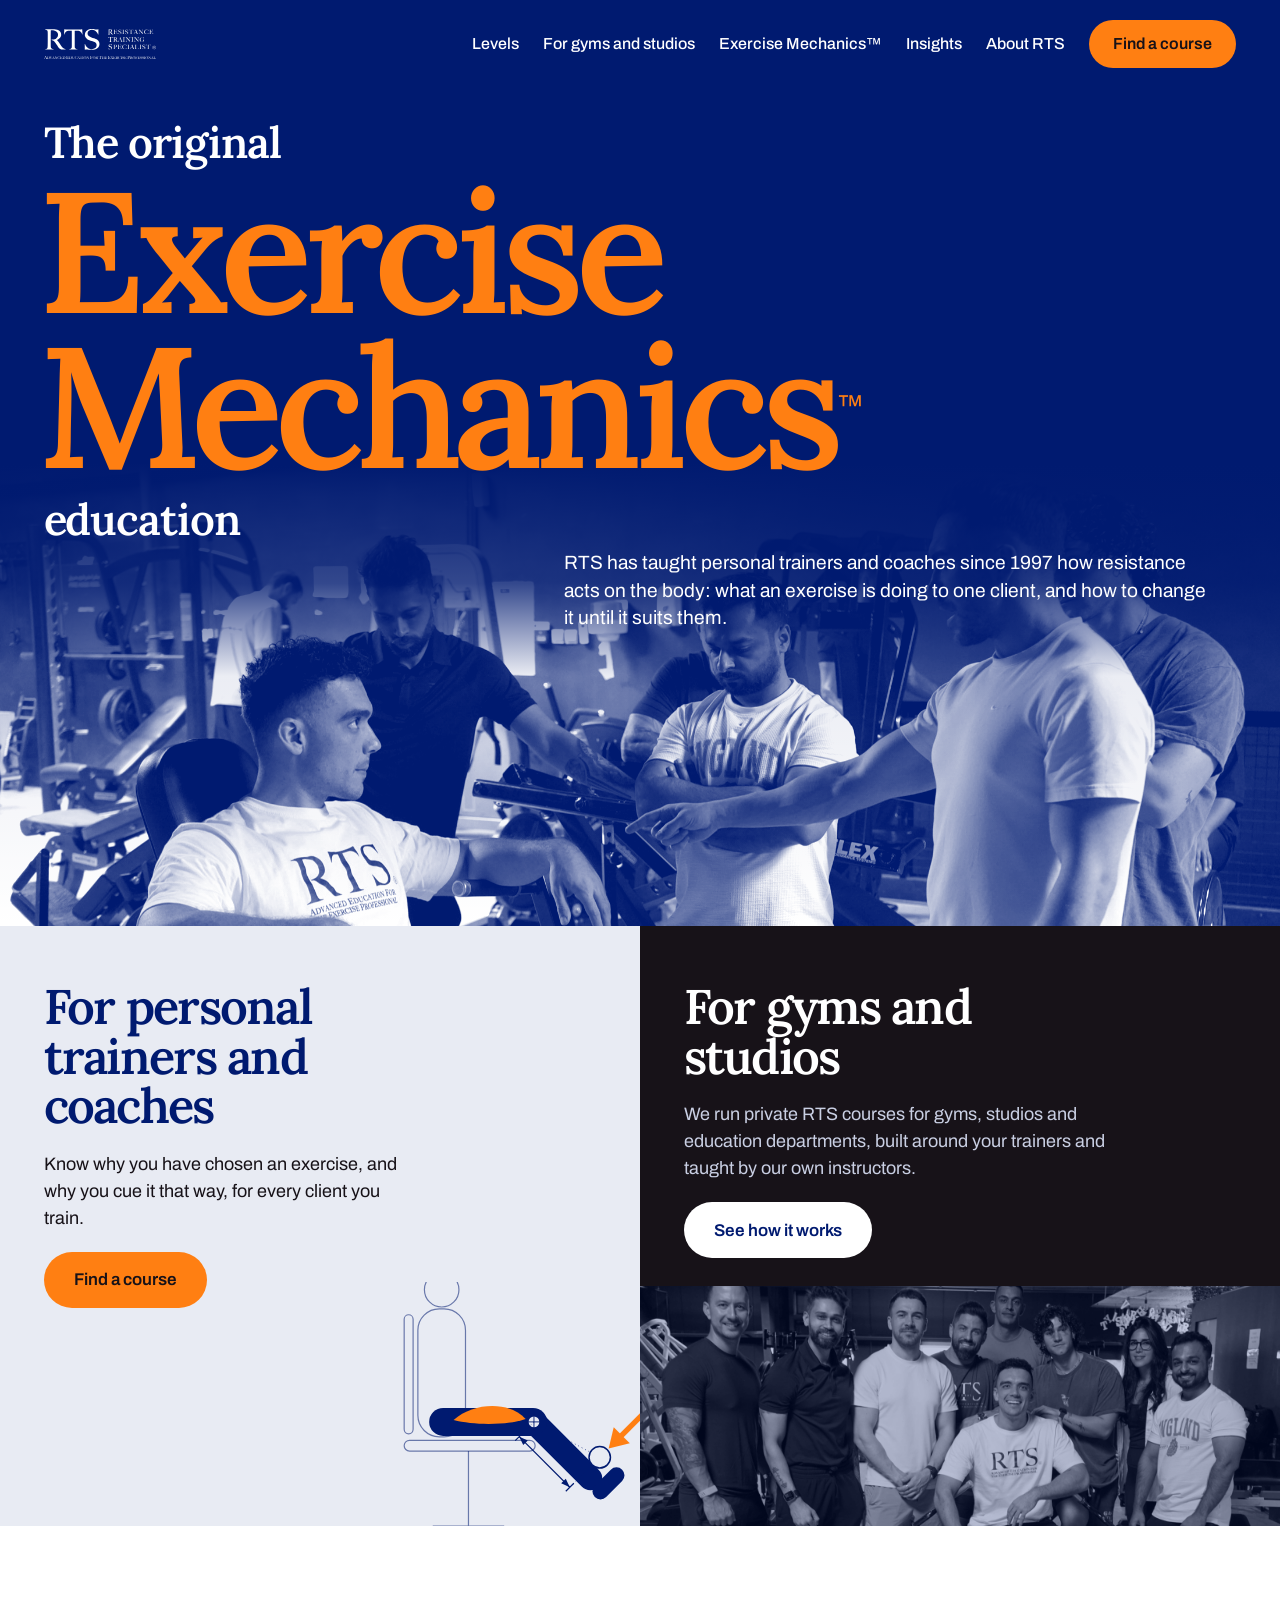
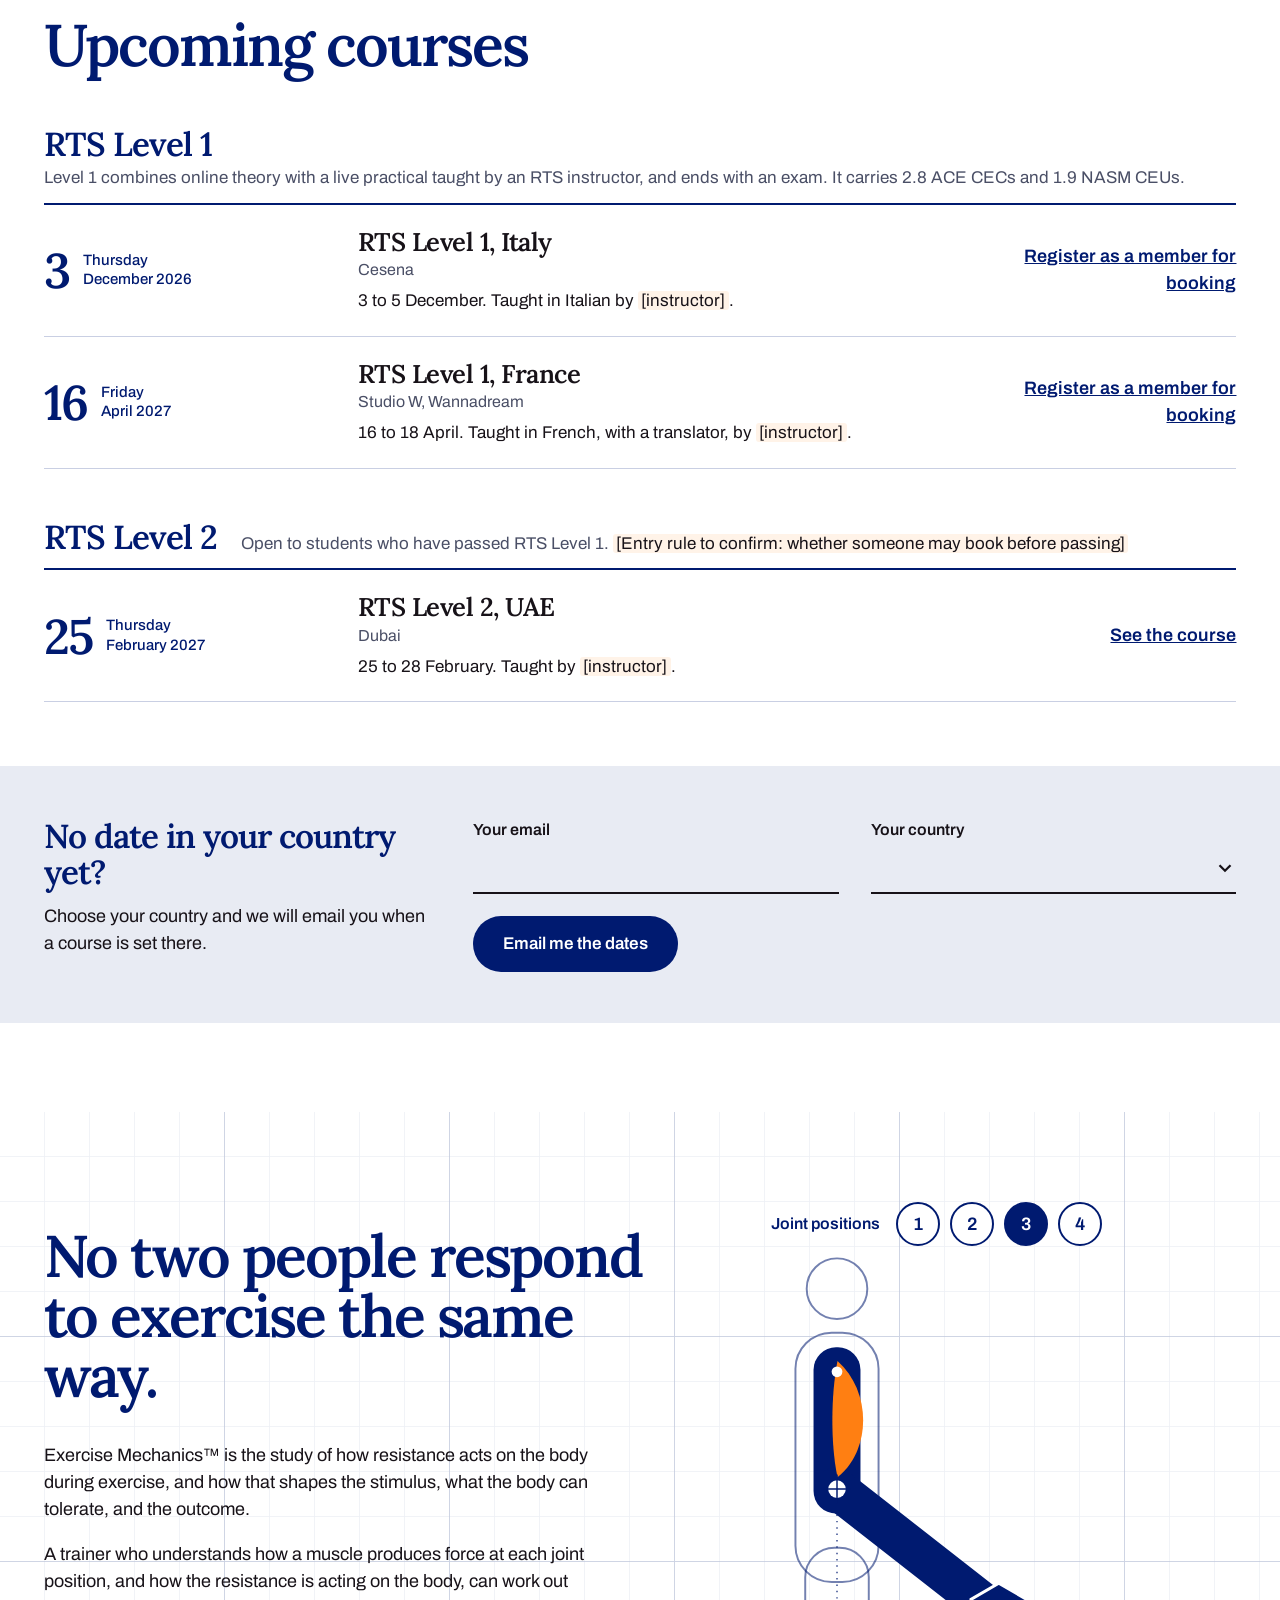
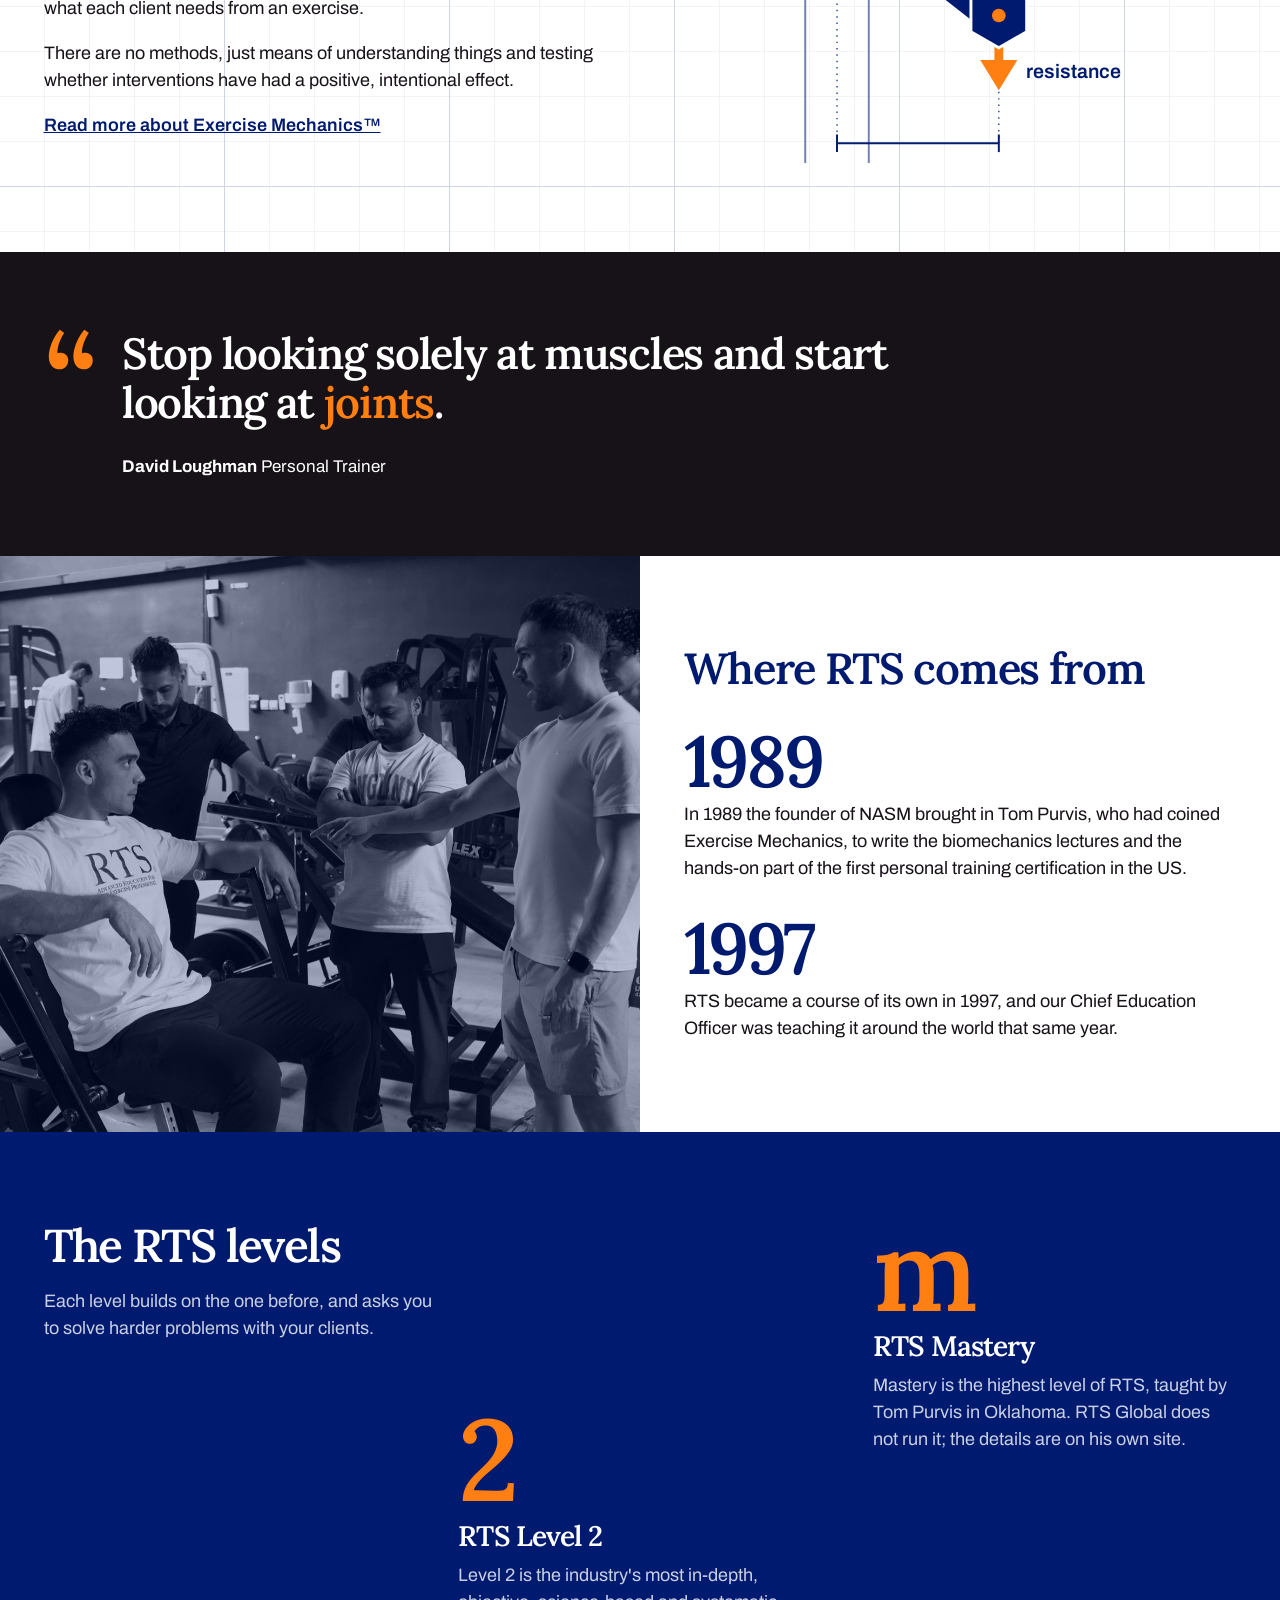
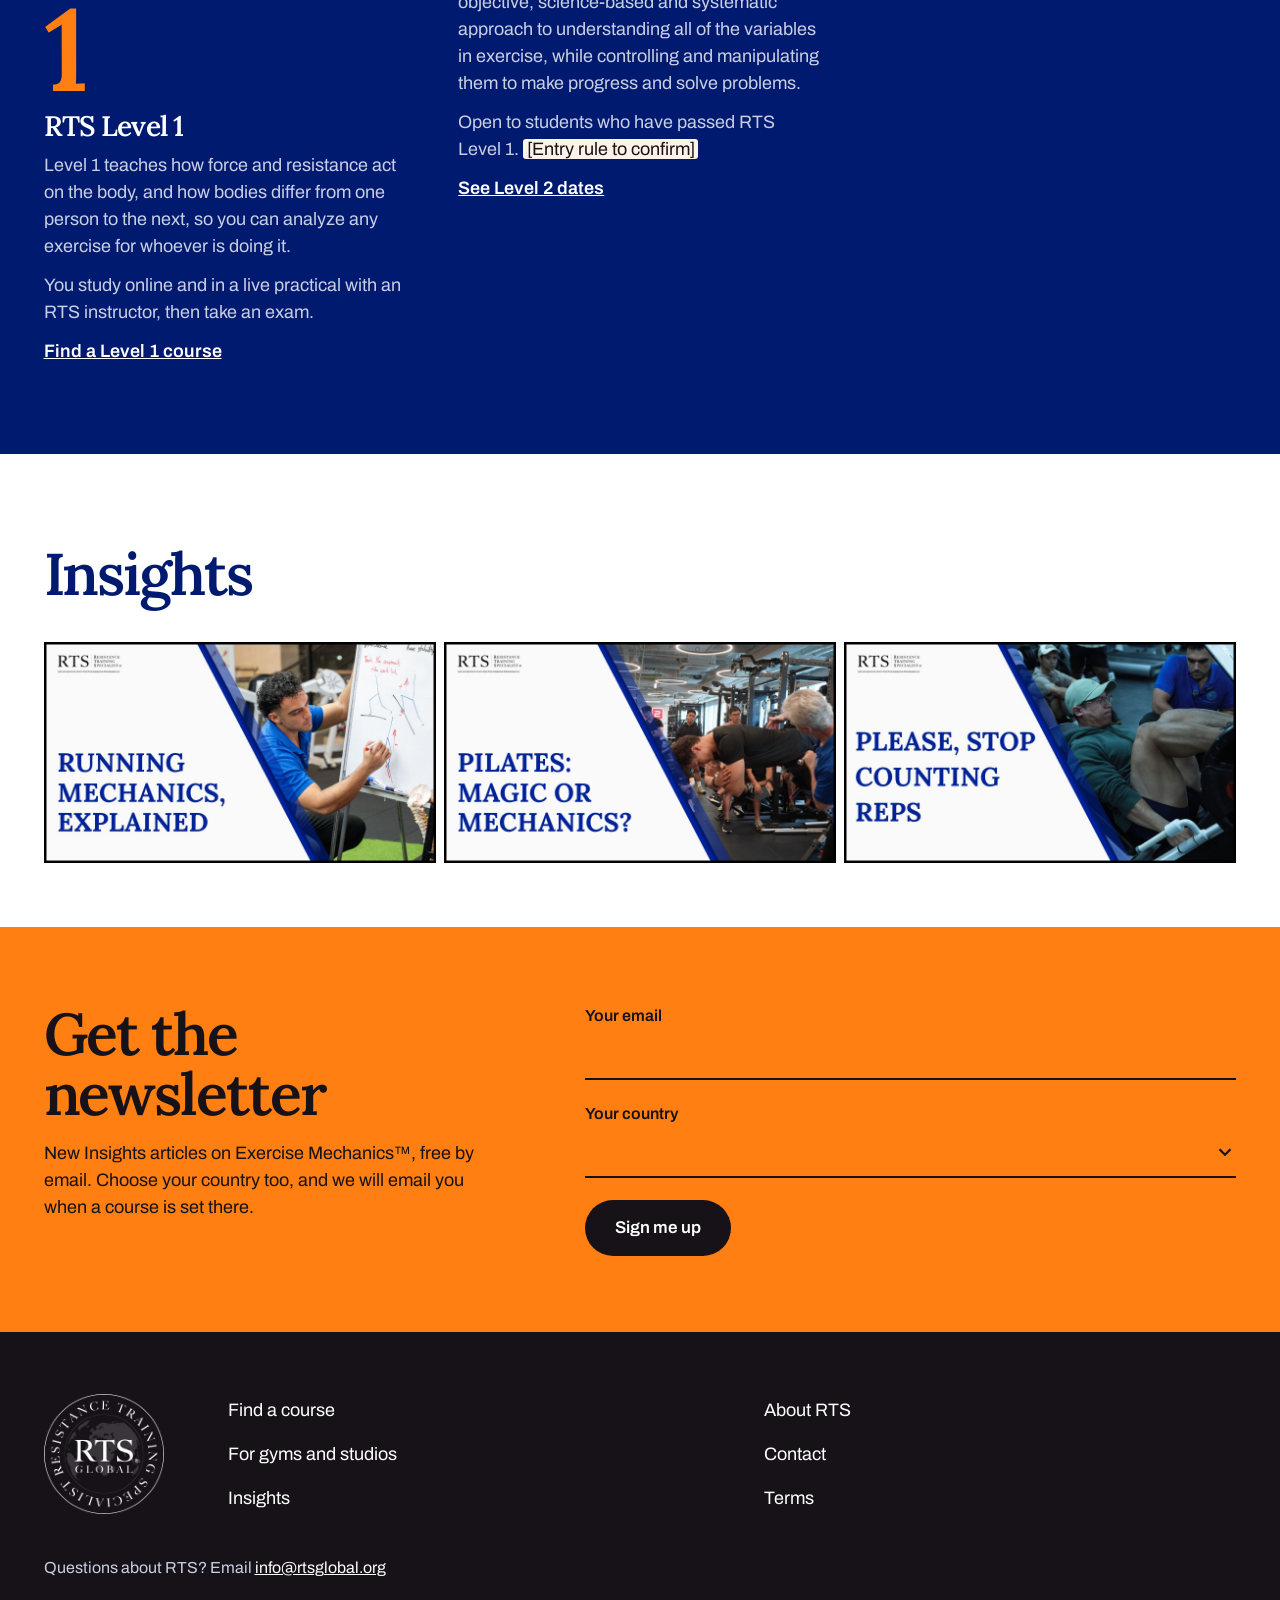
<file: index.html>
<!doctype html>
<html lang="en">
<head>
<meta charset="utf-8">
<meta name="viewport" content="width=device-width,initial-scale=1">
<title>Exercise Mechanics courses for personal trainers | RTS Global</title>
<meta name="description" content="RTS has taught personal trainers and coaches since 1997 how resistance acts on the body. Find an RTS Level 1 or Level 2 course near you.">
<meta name="robots" content="noindex">
<link rel="canonical" href="https://jacobwrites.github.io/rts-site-test/">
<meta property="og:type" content="website">
<meta property="og:site_name" content="RTS Global">
<meta property="og:title" content="The original Exercise Mechanics™ education | RTS Global">
<meta property="og:description" content="RTS has taught personal trainers and coaches since 1997 how resistance acts on the body. Find an RTS course near you.">
<meta property="og:url" content="https://jacobwrites.github.io/rts-site-test/">
<meta property="og:image" content="https://jacobwrites.github.io/rts-site-test/img/share.jpg">
<meta property="og:image:width" content="1200">
<meta property="og:image:height" content="630">
<meta property="og:image:alt" content="RTS course students in a gym.">
<meta name="twitter:card" content="summary_large_image">
<link rel="icon" href="img/rts-seal.png">
<link rel="preload" href="fonts/Lora.ttf" as="font" type="font/ttf" crossorigin>
<link rel="stylesheet" href="site.css">
<script type="application/ld+json">
{"@context":"https://schema.org","@type":"Organization","name":"RTS Global","url":"https://www.rtsglobal.org/","logo":"https://jacobwrites.github.io/rts-site-test/img/rts-seal.png","email":"info@rtsglobal.org","foundingDate":"1997"}
</script>
</head>
<body>
<a class="skip" href="#main">Skip to the page</a>
<div class="hero" id="top">
<div class="ph" aria-hidden="true"></div><div class="sc" aria-hidden="true"></div>
<header class="wrap nav">
<a class="logo" href="./" aria-label="RTS Global home"><img src="img/rts-global-logo-white.svg" alt="RTS Global" width="113" height="30"></a>
<nav aria-label="Main">
<ul class="desk">
<li><a href="./#levels">Levels</a></li>
<li><a href="./">For gyms and studios</a></li>
<li><a href="./#mechanics">Exercise Mechanics™</a></li>
<li><a href="./#insights">Insights</a></li>
<li><a href="./#about">About RTS</a></li>
</ul>
<a class="navb" href="./#find">Find a course</a>
<details class="mob"><summary>Menu</summary>
<ul>
<li><a href="./#levels">Levels</a></li>
<li><a href="./">For gyms and studios</a></li>
<li><a href="./#mechanics">Exercise Mechanics™</a></li>
<li><a href="./#insights">Insights</a></li>
<li><a href="./#about">About RTS</a></li>
</ul>
</details>
</nav>
</header>
<div class="wrap hero-t">
<h1 class="serif"><span class="h-a">The original</span><span class="h-b">Exercise<br>Mechanics<sup>™</sup></span><span class="h-a">education</span></h1>
<div class="h-row">
<div></div>
<p>RTS has taught personal trainers and coaches since 1997 how resistance acts on the body: what an exercise is doing to one client, and how to change it until it suits them.</p>
</div>
</div>
</div>

<main id="main">
<div class="doors">
<div class="door d-a">
<h2 class="serif">For personal trainers and coaches</h2>
<p>Know why you have chosen an exercise, and why you cue it that way, for every client you train.</p>
<a class="pill book" href="#find">Find a course</a>
<svg viewBox="70 530 860 820" aria-hidden="true">
<g class="gh"><rect x="84" y="640" width="30" height="400" rx="15"/><rect x="84" y="1062" width="440" height="36" rx="18"/><path d="M300 1098V1350M180 1350H420"/><rect x="130" y="620" width="160" height="430" rx="72"/><circle cx="210" cy="556" r="58"/></g>
<path class="da" d="M520 1000L741 1119"/>
<g transform="translate(520,1000) rotate(45)"><rect class="so" x="-42" y="-40" width="350" height="80" rx="40"/><rect class="so" x="296" y="-96" width="54" height="130" rx="27"/></g>
<rect class="so" x="168" y="953" width="396" height="94" rx="47"/>
<path class="fo" d="M250,994C320,932 440,932 492,990C430,1012 320,1012 250,994Z"/>
<circle cx="520" cy="1000" r="18" fill="#E8EBF3"/><path d="M520 972V1028M492 1000H548" stroke="#001A70" stroke-width="3"/>
<circle cx="741" cy="1119" r="36" fill="#E8EBF3" stroke="#001A70" stroke-width="5"/>
<g class="ln"><path d="M470.5 1049.5L640.5 1219.5"/><path d="M457 1063L484 1036M627 1233L654 1206"/></g>
<path d="M470.5 1049.5l29 13l-15.5 15.5zM640.5 1219.5l-29 -13l15.5 -15.5z" fill="#001A70"/>
<path class="da" d="M520 1000L470.5 1049.5M690 1170L640.5 1219.5"/>
<line x1="891" y1="969" x2="808" y2="1052" stroke="#FF7F12" stroke-width="18"/><path class="fo" d="M771 1089L788 1018L842 1072Z"/>
</svg>
</div>
<div class="door d-b">
<h2 class="serif">For gyms and studios</h2>
<p>We run private RTS courses for gyms, studios and education departments, built around your trainers and taught by our own instructors.</p>
<a class="pill lite" href="./">See how it works</a>
<div class="d-b-i"><img src="img/gyms.jpg" alt="A group of RTS course students standing together in a gym." loading="lazy"><i></i></div>
</div>
</div>

<section class="board" id="find">
<div class="wrap">
<h2 class="serif t-l">Upcoming courses</h2>
<div class="lvh"><h3 class="serif">RTS Level 1</h3><p>Level 1 combines online theory with a live practical taught by an RTS instructor, and ends with an exam. It carries 2.8 ACE CECs and 1.9 NASM CEUs.</p></div>
<ul class="rows">
<li class="row"><div class="when"><b>3</b><span>Thursday<br>December 2026</span></div><div><h4><a href="./#find">RTS Level 1, Italy</a></h4><span class="where">Cesena</span><p>3 to 5 December. Taught in Italian by <span class="tbc">[instructor]</span>.</p></div><a class="go" href="./#find">Register as a member for booking</a></li>
<li class="row"><div class="when"><b>16</b><span>Friday<br>April 2027</span></div><div><h4><a href="fra/">RTS Level 1, France</a></h4><span class="where">Studio W, Wannadream</span><p>16 to 18 April. Taught in French, with a translator, by <span class="tbc">[instructor]</span>.</p></div><a class="go" href="fra/">Register as a member for booking</a></li>
</ul>
<div class="lvh"><h3 class="serif">RTS Level 2</h3><p>Open to students who have passed RTS Level 1. <span class="tbc">[Entry rule to confirm: whether someone may book before passing]</span></p></div>
<ul class="rows">
<li class="row"><div class="when"><b>25</b><span>Thursday<br>February 2027</span></div><div><h4><a href="./#find">RTS Level 2, UAE</a></h4><span class="where">Dubai</span><p>25 to 28 February. Taught by <span class="tbc">[instructor]</span>.</p></div><a class="go" href="./#find">See the course</a></li>
</ul>
</div>
<div class="ask" id="ask">
<form class="wrap" action="#" onsubmit="return false">
<div><h2 class="serif ask-h">No date in your country yet?</h2><p>Choose your country and we will email you when a course is set there.</p></div>
<div class="ask-f">
<div class="ask-two">
<label class="fd" for="a1">Your email<input id="a1" name="email" type="email" autocomplete="email"></label>
<label class="sel" for="a2">Your country<select id="a2" name="country"><option value=""></option><option>Albania</option><option>Australia</option><option>Bali</option><option>Cambodia</option><option>Croatia</option><option>Denmark</option><option>France</option><option>Hong Kong</option><option>India</option><option>Italy</option><option>KSA</option><option>Lebanon</option><option>Malaysia</option><option>Netherlands</option><option>New Zealand</option><option>Philippines</option><option>Singapore</option><option>Switzerland</option><option>Thailand</option><option>Turkey</option><option>UAE</option><option>Vietnam</option><option>Other</option></select></label>
</div>
<div class="ask-b"><button class="pill navy" type="submit">Email me the dates</button></div>
</div>
</form>
</div>
</section>

<section class="mech" id="mechanics">
<div class="wrap mech-g">
<div class="mech-t">
<h2 class="serif t-l">No two people respond to exercise the same way.</h2>
<p>Exercise Mechanics™ is the study of how resistance acts on the body during exercise, and how that shapes the stimulus, what the body can tolerate, and the outcome.</p>
<p>A trainer who understands how a muscle produces force at each joint position, and how the resistance is acting on the body, can work out what each client needs from an exercise.</p>
<p>There are no methods, just means of understanding things and testing whether interventions have had a positive, intentional effect.</p>
<a href="./#mechanics">Read more about Exercise Mechanics™</a>
</div>
<div>
<input class="sr" type="radio" name="jt" id="j0" aria-label="Joint position 1">
<input class="sr" type="radio" name="jt" id="j1" aria-label="Joint position 2">
<input class="sr" type="radio" name="jt" id="j2" checked aria-label="Joint position 3">
<input class="sr" type="radio" name="jt" id="j3" aria-label="Joint position 4">
<div class="fig">
<div class="pick" aria-hidden="true"><b>Joint positions</b><label for="j0">1</label><label for="j1">2</label><label for="j2">3</label><label for="j3">4</label></div>
<svg viewBox="100 395 900 1045" role="img" aria-label="A drawing of an arm holding a dumbbell. As the elbow changes position, the resistance keeps pulling straight down and its distance from the joint changes.">
<defs><clipPath id="cp"><rect x="0" y="0" width="1100" height="1400"/></clipPath></defs>
<g class="gh"><rect x="170" y="1000" width="130" height="520" rx="60"/><rect x="150" y="560" width="170" height="510" rx="74"/><circle cx="235" cy="470" r="62"/></g>
<path class="da" d="M235 880V1412"/>
<rect x="187" y="590" width="96" height="340" rx="46" fill="#001A70"/>
<g clip-path="url(#cp)"><g transform="translate(235 880)"><g class="fa">
<rect x="-46" y="-42" width="466" height="84" rx="42" fill="#001A70"/>
<g transform="translate(420 0)"><g class="cf">
<path class="da" d="M0 0V700"/>
<line x1="0" y1="0" x2="0" y2="103" stroke="#FF7F12" stroke-width="18"/><path class="fo" d="M0 153l-38 -62h76z"/>
<path d="M0,-66L57,-33L57,33L0,66L-57,33L-57,-33Z" fill="#001A70" stroke="#fff" stroke-width="6"/><circle r="14" fill="#FF7F12"/>
<text x="56" y="128" font-family="Archivo" font-size="40" font-weight="600" fill="#001A70">resistance</text>
</g></g>
</g></g></g>
<path d="M236,618C306,680 306,800 236,856C222,790 222,690 236,618Z" fill="#FF7F12"/>
<circle cx="235" cy="640" r="11" fill="#fff"/>
<circle cx="235" cy="880" r="18" fill="#fff"/><path d="M235 850V910M205 880H265" stroke="#001A70" stroke-width="3"/>
<g transform="translate(235 1400)"><path d="M0 -18V18" stroke="#001A70" stroke-width="4"/><g class="dm"><line x1="0" y1="0" x2="420" y2="0" stroke="#001A70" stroke-width="4"/></g><g class="dx"><path d="M420 -18V18" stroke="#001A70" stroke-width="4"/></g></g>
</svg>
</div>
</div>
</div>
</section>

<figure class="quote">
<div class="wrap">
<span class="qm" aria-hidden="true">“</span>
<blockquote class="serif">Stop looking solely at muscles and start looking at <b>joints</b>.</blockquote>
<cite><strong>David Loughman</strong> Personal Trainer</cite>
</div>
</figure>

<section class="prov" id="about">
<div class="prov-i"><img src="img/instructor.jpg" alt="An RTS instructor explaining an exercise setup to a small group of trainers." loading="lazy"><i></i></div>
<div class="prov-t">
<h2 class="serif">Where RTS comes from</h2>
<dl>
<div><dt>1989</dt><dd>In 1989 the founder of NASM brought in Tom Purvis, who had coined Exercise Mechanics, to write the biomechanics lectures and the hands-on part of the first personal training certification in the US.</dd></div>
<div><dt>1997</dt><dd>RTS became a course of its own in 1997, and our Chief Education Officer was teaching it around the world that same year.</dd></div>
</dl>
</div>
</section>

<section class="path" id="levels">
<div class="wrap">
<div class="path-h">
<h2 class="serif">The RTS levels</h2>
<p class="sub">Each level builds on the one before, and asks you to solve harder problems with your clients.</p>
</div>
<ol class="lvs">
<li class="lv"><span class="ln3" aria-hidden="true">1</span><h3 class="serif">RTS Level 1</h3><p>Level 1 teaches how force and resistance act on the body, and how bodies differ from one person to the next, so you can analyze any exercise for whoever is doing it.</p><p>You study online and in a live practical with an RTS instructor, then take an exam.</p><a href="#find">Find a Level 1 course</a></li>
<li class="lv"><span class="ln3" aria-hidden="true">2</span><h3 class="serif">RTS Level 2</h3><p>Level 2 is the industry's most in-depth, objective, science-based and systematic approach to understanding all of the variables in exercise, while controlling and manipulating them to make progress and solve problems.</p><p>Open to students who have passed RTS Level 1. <span class="tbc">[Entry rule to confirm]</span></p><a href="#find">See Level 2 dates</a></li>
<li class="lv"><span class="ln3" aria-hidden="true">m</span><h3 class="serif">RTS Mastery</h3><p>Mastery is the highest level of RTS, taught by Tom Purvis in Oklahoma. RTS Global does not run it; the details are on his own site.</p></li>
</ol>
</div>
</section>

<section class="ins wrap" id="insights">
<h2 class="serif t-l">Insights</h2>
<div class="ins-r">
<a href="./#insights"><img src="img/insight-running.jpg" alt="Running Mechanics Explained" loading="lazy"></a>
<a href="./#insights"><img src="img/insight-pilates.jpg" alt="Pilates: Magic or Mechanics" loading="lazy"></a>
<a href="./#insights"><img src="img/insight-reps.jpg" alt="Please Stop Counting Reps" loading="lazy"></a>
</div>
</section>

<section class="news" id="news">
<div class="wrap news-g">
<div>
<h2 class="serif">Get the newsletter</h2>
<p>New Insights articles on Exercise Mechanics™, free by email. Choose your country too, and we will email you when a course is set there.</p>
</div>
<form action="#" onsubmit="return false">
<label class="fd" for="nl">Your email<input id="nl" name="email" type="email" autocomplete="email"></label>
<label class="sel" for="nc">Your country<select id="nc" name="country"><option value=""></option><option>Albania</option><option>Australia</option><option>Bali</option><option>Cambodia</option><option>Croatia</option><option>Denmark</option><option>France</option><option>Hong Kong</option><option>India</option><option>Italy</option><option>KSA</option><option>Lebanon</option><option>Malaysia</option><option>Netherlands</option><option>New Zealand</option><option>Philippines</option><option>Singapore</option><option>Switzerland</option><option>Thailand</option><option>Turkey</option><option>UAE</option><option>Vietnam</option><option>Other</option></select></label>
<div><button class="pill dark" type="submit">Sign me up</button></div>
</form>
</div>
</section>
</main>

<footer class="foot">
<div class="wrap foot-in">
<img class="seal" src="img/rts-seal.png" alt="RTS seal" width="120" height="120" loading="lazy">
<ul>
<li><a href="./#find">Find a course</a></li>
<li><a href="./">For gyms and studios</a></li>
<li><a href="./#insights">Insights</a></li>
<li><a href="./#about">About RTS</a></li>
<li><a href="mailto:info@rtsglobal.org">Contact</a></li>
<li><a href="./">Terms</a></li>
</ul>
<small>Questions about RTS? Email <a href="mailto:info@rtsglobal.org">info@rtsglobal.org</a></small>
</div>
</footer>
</body>
</html>
</file>
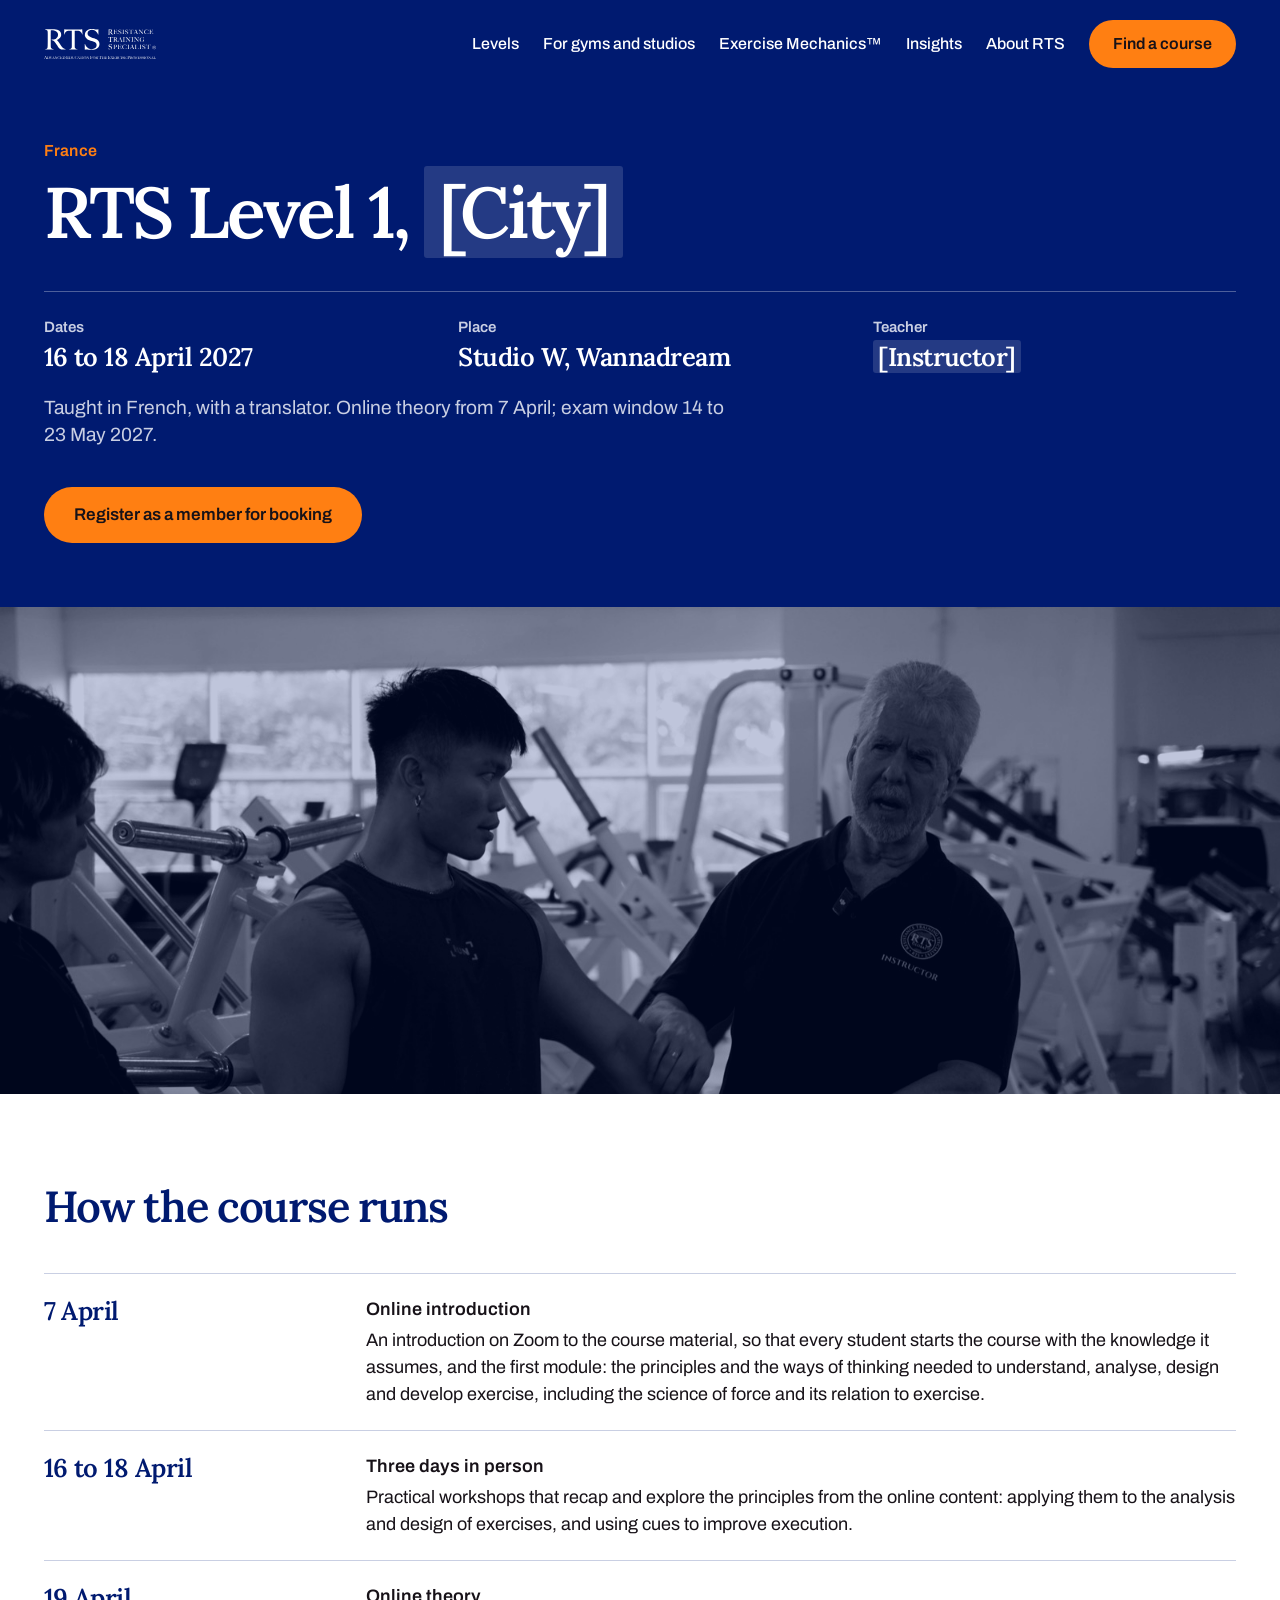
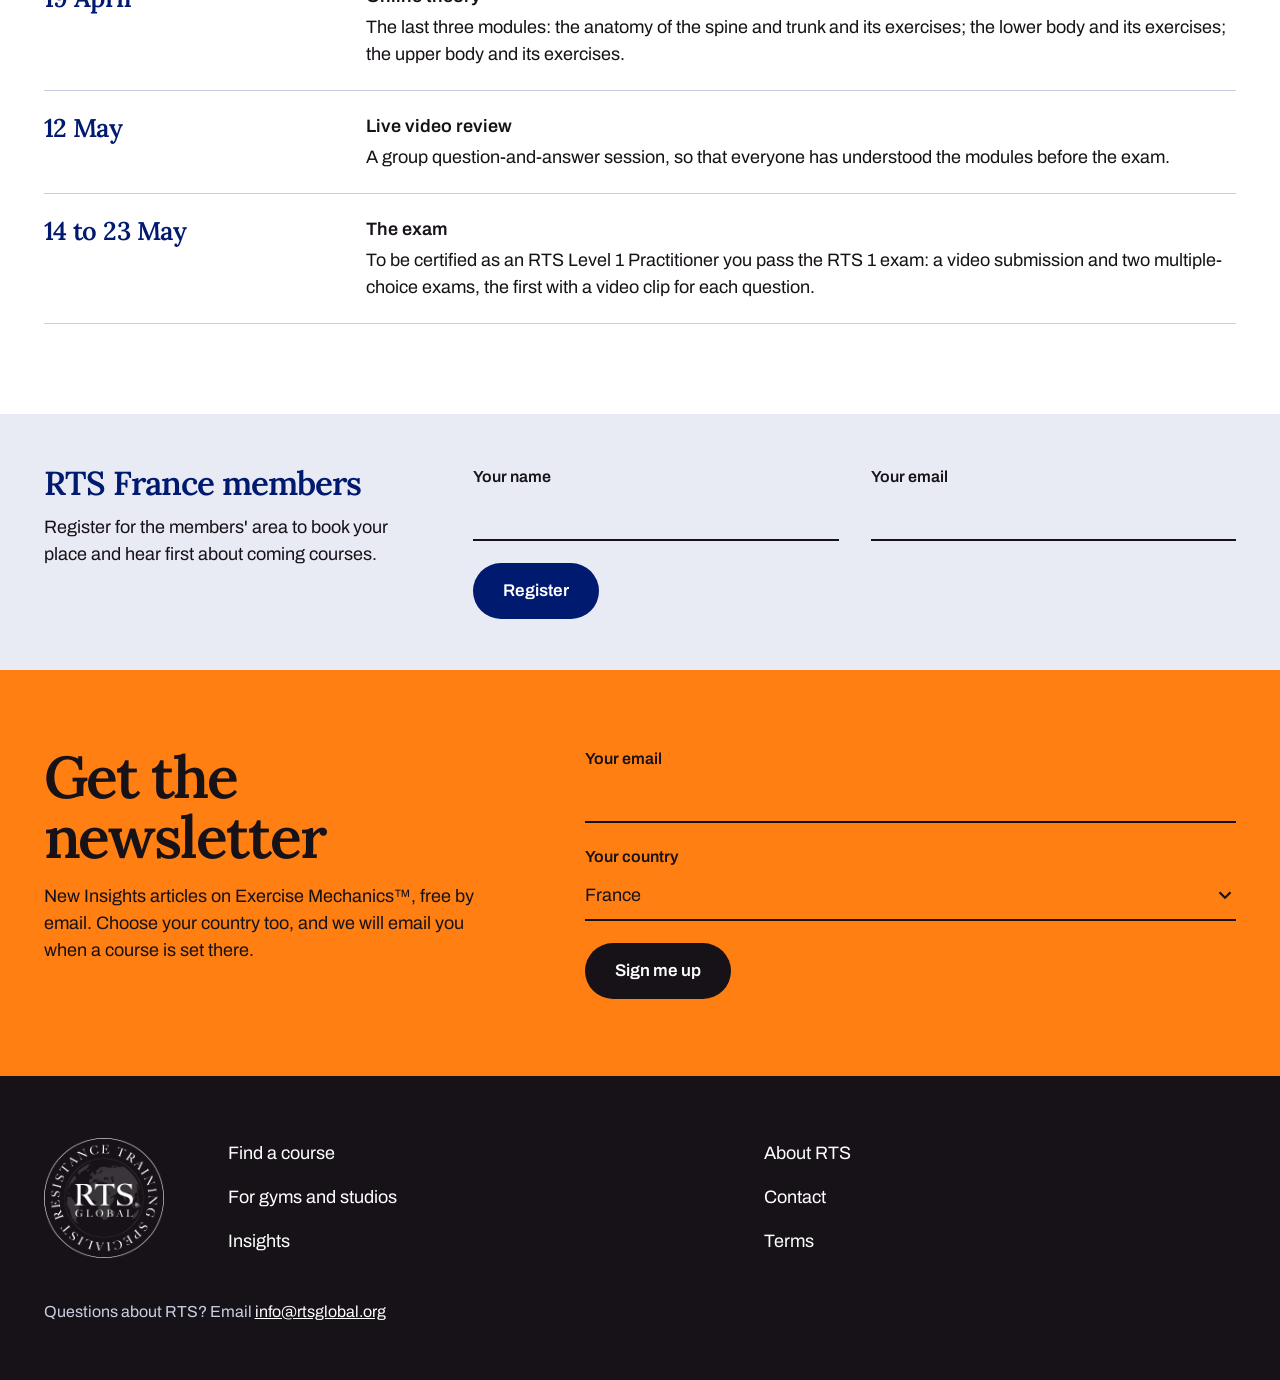
<file: fra/index.html>
<!doctype html>
<html lang="en">
<head>
<meta charset="utf-8">
<meta name="viewport" content="width=device-width,initial-scale=1">
<title>RTS Level 1 France, 16 to 18 April 2027 | RTS Global</title>
<meta name="description" content="RTS Level 1 in France, 16 to 18 April 2027 at Studio W, Wannadream. Taught in French, with a translator: online theory, three days in person and an exam.">
<meta name="robots" content="noindex">
<link rel="canonical" href="https://jacobwrites.github.io/rts-site-test/fra/">
<meta property="og:type" content="website">
<meta property="og:site_name" content="RTS Global">
<meta property="og:title" content="RTS Level 1 France, 16 to 18 April 2027">
<meta property="og:description" content="Three days in person at Studio W, Wannadream, with online theory before and after, and an exam. Taught in French, with a translator.">
<meta property="og:url" content="https://jacobwrites.github.io/rts-site-test/fra/">
<meta property="og:image" content="https://jacobwrites.github.io/rts-site-test/img/share.jpg">
<meta property="og:image:width" content="1200">
<meta property="og:image:height" content="630">
<meta property="og:image:alt" content="RTS course students in a gym.">
<meta name="twitter:card" content="summary_large_image">
<link rel="icon" href="../img/rts-seal.png">
<link rel="preload" href="../fonts/Lora.ttf" as="font" type="font/ttf" crossorigin>
<link rel="stylesheet" href="../site.css">
<script type="application/ld+json">
{"@context":"https://schema.org","@type":"EducationEvent","name":"RTS Level 1, France","description":"RTS Level 1 in Exercise Mechanics: online theory, three days in person and an exam. Taught in French, with a translator.","startDate":"2027-04-16","endDate":"2027-04-18","eventStatus":"https://schema.org/EventScheduled","eventAttendanceMode":"https://schema.org/OfflineEventAttendanceMode","inLanguage":"fr","educationalLevel":"RTS Level 1","location":{"@type":"Place","name":"Studio W, Wannadream","address":{"@type":"PostalAddress","addressCountry":"FR"}},"organizer":{"@type":"Organization","name":"RTS Global","url":"https://www.rtsglobal.org/"},"image":"https://jacobwrites.github.io/rts-site-test/img/share.jpg","url":"https://jacobwrites.github.io/rts-site-test/fra/"}
</script>
</head>
<body>
<a class="skip" href="#main">Skip to the page</a>
<div class="hero-s" id="top">
<header class="wrap nav">
<a class="logo" href="../" aria-label="RTS Global home"><img src="../img/rts-global-logo-white.svg" alt="RTS Global" width="113" height="30"></a>
<nav aria-label="Main">
<ul class="desk">
<li><a href="../#levels">Levels</a></li>
<li><a href="../">For gyms and studios</a></li>
<li><a href="../#mechanics">Exercise Mechanics™</a></li>
<li><a href="../#insights">Insights</a></li>
<li><a href="../#about">About RTS</a></li>
</ul>
<a class="navb" href="../#find">Find a course</a>
<details class="mob"><summary>Menu</summary>
<ul>
<li><a href="../#levels">Levels</a></li>
<li><a href="../">For gyms and studios</a></li>
<li><a href="../#mechanics">Exercise Mechanics™</a></li>
<li><a href="../#insights">Insights</a></li>
<li><a href="../#about">About RTS</a></li>
</ul>
</details>
</nav>
</header>
<div class="wrap hs">
<span class="eyebrow">France</span>
<h1 class="serif">RTS Level 1, <span class="tbc">[City]</span></h1>
<dl class="facts">
<div><dt>Dates</dt><dd>16 to 18 April 2027</dd></div>
<div><dt>Place</dt><dd>Studio W, Wannadream</dd></div>
<div><dt>Teacher</dt><dd><span class="tbc">[Instructor]</span></dd></div>
</dl>
<p class="lede">Taught in French, with a translator. Online theory from 7 April; exam window 14 to 23 May 2027.</p>
<div class="hb"><a class="pill book" href="#members">Register as a member for booking</a></div>
</div>
</div>

<main id="main">
<div class="photo"><img src="../img/course.jpg" alt="RTS students working through an exercise setup together in a gym."><i></i></div>

<section class="sec wrap" id="how">
<h2 class="serif">How the course runs</h2>
<ol class="steps">
<li><b>7 April</b><p><strong>Online introduction</strong>An introduction on Zoom to the course material, so that every student starts the course with the knowledge it assumes, and the first module: the principles and the ways of thinking needed to understand, analyse, design and develop exercise, including the science of force and its relation to exercise.</p></li>
<li><b>16 to 18 April</b><p><strong>Three days in person</strong>Practical workshops that recap and explore the principles from the online content: applying them to the analysis and design of exercises, and using cues to improve execution.</p></li>
<li><b>19 April</b><p><strong>Online theory</strong>The last three modules: the anatomy of the spine and trunk and its exercises; the lower body and its exercises; the upper body and its exercises.</p></li>
<li><b>12 May</b><p><strong>Live video review</strong>A group question-and-answer session, so that everyone has understood the modules before the exam.</p></li>
<li><b>14 to 23 May</b><p><strong>The exam</strong>To be certified as an RTS Level 1 Practitioner you pass the RTS 1 exam: a video submission and two multiple-choice exams, the first with a video clip for each question.</p></li>
</ol>
</section>

<div class="ask" id="members">
<form class="wrap" action="#" onsubmit="return false">
<div><h2 class="serif ask-h">RTS France members</h2><p>Register for the members' area to book your place and hear first about coming courses.</p></div>
<div class="ask-f">
<div class="ask-two">
<label class="fd" for="m1">Your name<input id="m1" name="fields[name]" type="text" autocomplete="name"></label>
<label class="fd" for="m2">Your email<input id="m2" name="fields[email]" type="email" autocomplete="email"></label>
</div>
<div class="ask-b"><button class="pill navy" type="submit">Register</button></div>
</div>
</form>
</div>

<section class="news" id="news">
<div class="wrap news-g">
<div>
<h2 class="serif">Get the newsletter</h2>
<p>New Insights articles on Exercise Mechanics™, free by email. Choose your country too, and we will email you when a course is set there.</p>
</div>
<form action="#" onsubmit="return false">
<label class="fd" for="nl">Your email<input id="nl" name="email" type="email" autocomplete="email"></label>
<label class="sel" for="nc">Your country<select id="nc" name="country"><option value=""></option><option>Albania</option><option>Australia</option><option>Bali</option><option>Cambodia</option><option>Croatia</option><option>Denmark</option><option selected>France</option><option>Hong Kong</option><option>India</option><option>Italy</option><option>KSA</option><option>Lebanon</option><option>Malaysia</option><option>Netherlands</option><option>New Zealand</option><option>Philippines</option><option>Singapore</option><option>Switzerland</option><option>Thailand</option><option>Turkey</option><option>UAE</option><option>Vietnam</option><option>Other</option></select></label>
<div><button class="pill dark" type="submit">Sign me up</button></div>
</form>
</div>
</section>
</main>

<footer class="foot">
<div class="wrap foot-in">
<img class="seal" src="../img/rts-seal.png" alt="RTS seal" width="120" height="120" loading="lazy">
<ul>
<li><a href="../#find">Find a course</a></li>
<li><a href="../">For gyms and studios</a></li>
<li><a href="../#insights">Insights</a></li>
<li><a href="../#about">About RTS</a></li>
<li><a href="mailto:info@rtsglobal.org">Contact</a></li>
<li><a href="../">Terms</a></li>
</ul>
<small>Questions about RTS? Email <a href="mailto:info@rtsglobal.org">info@rtsglobal.org</a></small>
</div>
</footer>
</body>
</html>
</file>
<file: site.css>
@font-face{font-family:Archivo;src:url(fonts/Archivo.ttf) format("truetype");font-weight:100 900;font-stretch:62% 125%;font-style:normal;font-display:swap}
@font-face{font-family:Lora;src:url(fonts/Lora.ttf) format("truetype");font-weight:400 700;font-style:normal;font-display:swap}
:root{color-scheme:light;--m:#001A70;--k:#171218;--o:#FF7F12;--t1:#E8EBF3;--t2:#C9CFE3;--mu:#4A4F66;--gut:clamp(20px,3.4vw,48px);--sec:clamp(64px,7vw,104px);--grid:url("data:image/svg+xml,%3Csvg xmlns='http://www.w3.org/2000/svg' width='225' height='225'%3E%3Cdefs%3E%3Cpattern id='a' width='45' height='45' patternUnits='userSpaceOnUse'%3E%3Cpath d='M45 0H0V45' fill='none' stroke='%23001A70' stroke-opacity='.07' stroke-width='1.5'/%3E%3C/pattern%3E%3C/defs%3E%3Crect width='225' height='225' fill='url(%23a)'/%3E%3Cpath d='M225 0H0V225' fill='none' stroke='%23001A70' stroke-opacity='.14' stroke-width='2'/%3E%3C/svg%3E")}
*{box-sizing:border-box}
html{-webkit-text-size-adjust:100%}
body{margin:0;background:#fff;color:var(--k);font-family:Archivo,system-ui,sans-serif;font-size:18px;line-height:1.5}
a{color:var(--m)}a:hover{color:var(--k)}
img{display:block;max-width:100%}
p,li,dd,blockquote,label,legend{color:inherit}
.skip{position:absolute;left:-9999px;top:0;background:#fff;color:var(--m);padding:12px 16px;z-index:9}
.skip:focus{left:8px;top:8px}
.wrap{padding-inline:var(--gut);max-width:1440px;margin-inline:auto}
.serif{font-family:Lora,Georgia,serif;font-weight:600;letter-spacing:-.03em;line-height:1.05;margin:0}
.t-l{font-size:clamp(34px,4.6vw,64px);letter-spacing:-.035em;line-height:1.02;color:var(--m)}
.tbc{background:#FFF3E8;color:var(--k);padding:0 .2em;border-radius:3px}
.pill{display:inline-flex;align-items:center;justify-content:center;min-height:56px;padding:0 30px;border:0;border-radius:999px;font:600 17px Archivo,sans-serif;text-decoration:none;cursor:pointer}
.book{background:var(--o);color:var(--k)}.book:hover{background:var(--k);color:var(--o)}
.lite{background:#fff;color:var(--m)}.lite:hover{background:var(--o);color:var(--k)}
.dark{background:var(--k);color:#fff}.dark:hover{background:#fff;color:var(--k)}
.navy{background:var(--m);color:#fff}.navy:hover{background:var(--k);color:#fff}
.sr{position:absolute;opacity:0;width:1px;height:1px;pointer-events:none}


.nav{position:relative;z-index:2;display:flex;align-items:center;justify-content:space-between;gap:12px 28px;padding-block:20px}
.nav .logo{flex:none;display:inline-flex}
.nav .logo img{height:30px;width:auto}
.nav nav{display:flex;align-items:center;gap:12px 24px}
.nav ul{display:flex;flex-wrap:wrap;align-items:center;gap:0 24px;list-style:none;margin:0;padding:0}
.nav a{display:inline-flex;align-items:center;min-height:44px;color:#fff;font-weight:500;font-size:16px;text-decoration:none}
.nav a:hover{color:var(--o)}
.nav a.navb{min-height:48px;padding:0 24px;border-radius:999px;background:var(--o);color:var(--k);font-weight:600;white-space:nowrap}
.nav a.navb:hover{background:#fff;color:var(--k)}
.nav .mob{display:none}
.mob summary{display:inline-flex;align-items:center;gap:8px;min-height:48px;padding:0 18px;border:2px solid rgba(255,255,255,.6);border-radius:999px;color:#fff;font-weight:600;font-size:16px;cursor:pointer;list-style:none}
.mob summary::-webkit-details-marker{display:none}
.mob summary::after{content:"";width:10px;height:10px;border-right:2px solid currentColor;border-bottom:2px solid currentColor;transform:translateY(-3px) rotate(45deg)}
.mob[open] summary::after{transform:translateY(2px) rotate(-135deg)}
.mob ul{position:absolute;left:0;right:0;top:100%;display:grid;gap:0;padding:8px var(--gut) 20px;background:var(--m);border-top:1px solid rgba(255,255,255,.2)}
.mob li a{min-height:52px;font-size:18px;width:100%;border-bottom:1px solid rgba(255,255,255,.15)}


.hero{position:relative;background:var(--m);color:#fff;overflow:hidden}
.ph{position:absolute;left:0;right:0;top:50%;bottom:0;background:url("img/hero.jpg") 50% 12%/cover;filter:grayscale(1) contrast(1.15) brightness(1.05);mix-blend-mode:screen}
.sc{position:absolute;left:0;right:0;top:50%;bottom:0;background:linear-gradient(180deg,#001A70 0%,rgba(0,26,112,.8) 26%,rgba(0,26,112,.08) 46%,rgba(0,26,112,0) 100%)}
.hero-t{position:relative;padding-top:clamp(16px,2.4vw,36px);padding-bottom:clamp(260px,23vw,340px)}
.h-a{display:block;font-size:clamp(26px,3.4vw,48px);letter-spacing:-.025em;line-height:1.1;color:#fff}
.h-b{display:block;font-size:min(13.4vw,206px);letter-spacing:-.048em;line-height:.9;color:var(--o);margin:.04em 0 .08em -.03em}
.h-b sup{font:500 .16em Archivo,sans-serif;letter-spacing:0;vertical-align:1.95em;line-height:0;margin-left:.08em}
.h-row{display:grid;grid-template-columns:minmax(0,5fr) minmax(0,7fr);gap:16px 40px;align-items:start}
.h-row p{margin:.3em 0 0;font-size:clamp(18px,1.5vw,21px);line-height:1.42;max-width:34em}


.doors{display:grid;grid-template-columns:repeat(2,minmax(0,1fr))}
.door{position:relative;overflow:hidden;min-height:600px;padding:clamp(36px,4.4vw,64px) var(--gut);display:flex;flex-direction:column;align-items:flex-start;gap:20px}
.door h2{font-size:clamp(32px,3.8vw,54px);line-height:1.02;letter-spacing:-.035em}
.door p{margin:0;max-width:26em}
.d-a{background:var(--t1)}.d-a h2{color:var(--m);max-width:9em}.d-a p{max-width:21em}
.d-b{background:var(--k);color:#fff}.d-b h2{color:#fff;max-width:9em}.d-b p{color:var(--t2)}
.d-a svg{position:absolute;right:-16px;bottom:0;width:40%;height:auto}
.d-b-i{position:absolute;left:0;right:0;bottom:0;height:40%;overflow:hidden;background:var(--m)}
.d-b-i img{width:100%;height:100%;object-fit:cover;object-position:50% 28%;filter:grayscale(1) contrast(1.05)}
.d-b-i i{position:absolute;inset:0;background:rgba(0,26,112,.25)}
.gh{fill:none;stroke:#001A70;stroke-opacity:.55;stroke-width:4}
.so{fill:#001A70}.ln{stroke:#001A70;stroke-width:4;fill:none}
.da{stroke:#001A70;stroke-width:3;stroke-dasharray:3 10;fill:none;opacity:.8}
.fo{fill:#FF7F12}


.board{padding-block:var(--sec) 0}
.lvh{display:flex;flex-wrap:wrap;align-items:baseline;gap:4px 24px;margin:clamp(32px,4vw,52px) 0 0;padding-bottom:12px;border-bottom:2px solid var(--m)}
.lvh h3{font-size:clamp(26px,2.6vw,36px);color:var(--m)}
.lvh p{margin:0;color:var(--mu);font-size:17px}
.rows{list-style:none;margin:0;padding:0}
.row{display:grid;grid-template-columns:minmax(0,3fr) minmax(0,6fr) minmax(0,3fr);gap:6px 32px;align-items:center;padding-block:22px;border-bottom:1px solid var(--t2)}
.when{display:grid;grid-template-columns:auto 1fr;gap:0 14px;align-items:center;color:var(--m)}
.when b{font-family:Lora,Georgia,serif;font-weight:600;font-size:clamp(40px,3.8vw,54px);letter-spacing:-.04em;line-height:1}
.when span{font-size:15px;line-height:1.3;font-weight:500}
.row h4{font-family:Lora,Georgia,serif;font-weight:600;font-size:clamp(22px,2vw,28px);letter-spacing:-.02em;line-height:1.15;margin:0}
.row h4 a{color:var(--k);text-decoration:none}.row h4 a:hover{color:var(--m);text-decoration:underline}
.where{display:block;color:var(--mu);font-size:16px;margin-top:2px}
.row p{margin:6px 0 0;font-size:17px}
.go{justify-self:end;font-weight:600;text-align:right}


.ask{background:var(--t1)}
.board .ask{margin-top:clamp(40px,5vw,64px)}
.ask form{display:grid;grid-template-columns:minmax(0,4fr) minmax(0,8fr);gap:20px 48px;align-items:start;padding-block:clamp(36px,4vw,56px)}
.ask-h{font-size:clamp(26px,2.6vw,36px);color:var(--m);line-height:1.1}
.ask-f{display:grid;gap:22px}
.ask p{margin:12px 0 0;max-width:24em}
.ask-two{display:grid;grid-template-columns:repeat(2,minmax(0,1fr));gap:22px 32px}
.ask-b{display:flex;flex-wrap:wrap;gap:16px 24px;align-items:center}
.fd,.sel{display:grid;gap:2px;font-weight:600;font-size:16px}
.fd input,.sel select{appearance:none;-webkit-appearance:none;width:100%;min-height:50px;border:0;border-bottom:2px solid currentColor;border-radius:0;background:transparent;color:inherit;font:400 clamp(18px,1.4vw,21px) Archivo,sans-serif;padding:0}
.sel select{background:transparent url("data:image/svg+xml,%3Csvg xmlns='http://www.w3.org/2000/svg' viewBox='0 0 24 24'%3E%3Cpath d='M6 9l6 6 6-6' fill='none' stroke='%23171218' stroke-width='2.5'/%3E%3C/svg%3E") right center/22px no-repeat;padding-right:32px}


.mech{background:var(--grid) -1px -1px;margin-top:var(--sec);padding-block:var(--sec)}
.mech-g{display:grid;grid-template-columns:minmax(0,7fr) minmax(0,5fr);gap:32px clamp(40px,6vw,96px);align-items:center}
.mech h2{max-width:13em}
.mech-t p{margin:0 0 18px;max-width:31em}
.mech-t p:first-of-type{margin-top:clamp(24px,3vw,36px)}
.mech-t a{font-weight:600}
.fig{position:relative;max-width:440px;justify-self:end;width:100%}
.fig svg{display:block;width:100%;height:auto}
.fa,.cf,.dm,.dx{transition:transform .7s cubic-bezier(.3,.7,.2,1)}
#j1:checked~.fig .fa{transform:rotate(20deg)}#j1:checked~.fig .cf{transform:rotate(-20deg)}#j1:checked~.fig .dm{transform:scaleX(.94)}#j1:checked~.fig .dx{transform:translateX(-25px)}
#j2:checked~.fig .fa{transform:rotate(38deg)}#j2:checked~.fig .cf{transform:rotate(-38deg)}#j2:checked~.fig .dm{transform:scaleX(.788)}#j2:checked~.fig .dx{transform:translateX(-89px)}
#j3:checked~.fig .fa{transform:rotate(60deg)}#j3:checked~.fig .cf{transform:rotate(-60deg)}#j3:checked~.fig .dm{transform:scaleX(.5)}#j3:checked~.fig .dx{transform:translateX(-210px)}
.pick{display:flex;flex-wrap:wrap;align-items:center;gap:4px 10px;margin:0 0 6px}
.pick b{font-weight:600;color:var(--m);font-size:16px;margin-right:6px}
.pick label{display:inline-flex;align-items:center;justify-content:center;width:44px;height:44px;border:2px solid var(--m);border-radius:50%;font:600 18px Archivo,sans-serif;color:var(--m);background:#fff;cursor:pointer}
.pick label:hover{background:var(--t1)}
#j0:checked~.fig label[for=j0],#j1:checked~.fig label[for=j1],#j2:checked~.fig label[for=j2],#j3:checked~.fig label[for=j3]{background:var(--m);color:#fff}
#j0:focus-visible~.fig label[for=j0],#j1:focus-visible~.fig label[for=j1],#j2:focus-visible~.fig label[for=j2],#j3:focus-visible~.fig label[for=j3]{outline:3px solid var(--o);outline-offset:2px}


.quote{background:var(--k);color:#fff;padding-block:clamp(52px,6vw,88px);margin:0}
.quote .wrap{display:grid;grid-template-columns:auto minmax(0,1fr);gap:0 clamp(16px,2vw,28px);align-items:start}
.qm{display:block;font-family:Lora,Georgia,serif;font-weight:600;font-size:clamp(90px,10vw,140px);line-height:.8;color:var(--o)}
.quote blockquote{margin:0;font-size:clamp(28px,3.4vw,48px);letter-spacing:-.03em;line-height:1.12;max-width:20em}
.quote b{color:var(--o);font-weight:600}
.quote cite{display:block;grid-column:2;margin-top:22px;font-style:normal;font-size:17px}


.prov{display:grid;grid-template-columns:repeat(2,minmax(0,1fr))}
.prov-i{min-height:100%;position:relative;overflow:hidden;background:var(--m)}
.prov-i img{position:absolute;inset:0;width:100%;height:100%;object-fit:cover;filter:grayscale(1) contrast(1.05)}
.prov-i i,.photo i{position:absolute;inset:0;background:rgba(0,26,112,.25)}
.prov-t{padding:var(--sec) var(--gut)}
.prov h2{font-size:clamp(30px,3.4vw,46px);color:var(--m)}
.prov dl{margin:clamp(24px,3vw,36px) 0 0;display:grid;gap:clamp(22px,2.6vw,32px)}
.prov dt{font-family:Lora,Georgia,serif;font-weight:600;font-size:clamp(52px,5.6vw,80px);line-height:.95;letter-spacing:-.045em;color:var(--m)}
.prov dd{margin:6px 0 0;max-width:30em}


.path{background:var(--m);color:#fff;padding-block:var(--sec)}
.path .wrap{position:relative}
.path-h{position:absolute;left:var(--gut);top:0;width:min(31%,440px)}
.path h2{font-size:clamp(32px,3.6vw,50px);letter-spacing:-.035em;line-height:1.05}
.path .sub{margin:18px 0 0;color:var(--t2)}
.lvs{list-style:none;margin:0;padding:0;display:grid;grid-template-columns:repeat(3,minmax(0,1fr));gap:40px clamp(28px,4vw,64px);align-items:start}
.lv:nth-child(1){margin-top:380px}.lv:nth-child(2){margin-top:190px}.lv:nth-child(3){margin-top:0}
.ln3{display:block;font-family:Lora,Georgia,serif;font-weight:600;font-size:clamp(84px,9vw,128px);line-height:.82;letter-spacing:-.05em;color:var(--o);margin:0 0 16px}
.lv h3{font-size:clamp(24px,2.2vw,30px);color:#fff;margin-bottom:10px}
.lv p{margin:0 0 12px;color:var(--t2)}
.lv a{color:#fff;font-weight:600}.lv a:hover{color:var(--o)}


.ins{padding-block:var(--sec) clamp(40px,5vw,64px)}
.ins-r{display:grid;grid-template-columns:repeat(3,minmax(0,1fr));gap:8px;margin-top:clamp(24px,3vw,40px)}
.ins-r img{width:100%;aspect-ratio:16/9;object-fit:cover}


.news{background:var(--o);color:var(--k);padding-block:clamp(52px,6vw,88px)}
.news-g{display:grid;grid-template-columns:minmax(0,5fr) minmax(0,7fr);gap:24px clamp(40px,6vw,96px);align-items:start}
.news h2{font-size:clamp(34px,4.6vw,64px);letter-spacing:-.035em;line-height:1.02}
.news p{margin:16px 0 0;max-width:30em}
.news form{display:grid;gap:22px}


.hero-s{position:relative;background:var(--m);color:#fff}
.hs{padding-block:clamp(28px,4vw,64px) clamp(44px,5vw,80px)}
.eyebrow{display:block;font-weight:600;font-size:16px;color:var(--o);margin-bottom:14px;letter-spacing:.02em}
.hero-s h1{font-size:clamp(38px,5.6vw,84px);letter-spacing:-.04em;line-height:.98;color:#fff;max-width:14em}
.hero-s .tbc{background:rgba(255,255,255,.14);color:#fff}
.lede{margin:22px 0 0;font-size:clamp(18px,1.5vw,21px);line-height:1.42;max-width:36em;color:var(--t2)}
.facts{display:grid;grid-template-columns:repeat(3,minmax(0,1fr));gap:20px clamp(24px,4vw,64px);margin:clamp(28px,3.4vw,44px) 0 0;padding-top:24px;border-top:1px solid rgba(255,255,255,.3)}
.facts dt{font-size:15px;font-weight:600;color:var(--t2)}
.facts dd{margin:4px 0 0;font-family:Lora,Georgia,serif;font-weight:600;font-size:clamp(22px,2vw,30px);letter-spacing:-.02em;line-height:1.15;color:#fff}
.hb{display:flex;flex-wrap:wrap;gap:16px 24px;align-items:center;margin-top:clamp(24px,3vw,40px)}
.photo{position:relative;overflow:hidden;background:var(--m);aspect-ratio:21/8}
.photo img{position:absolute;inset:0;width:100%;height:100%;object-fit:cover;filter:grayscale(1) contrast(1.05)}
.sec{padding-block:var(--sec)}
.sec h2{font-size:clamp(30px,3.4vw,46px);color:var(--m);max-width:14em}
.steps{list-style:none;margin:clamp(28px,3.4vw,44px) 0 0;padding:0;display:grid}
.steps li{display:grid;grid-template-columns:minmax(0,3fr) minmax(0,9fr);gap:6px 32px;padding-block:22px;border-top:1px solid var(--t2)}
.steps li:last-child{border-bottom:1px solid var(--t2)}
.steps b{font-family:Lora,Georgia,serif;font-weight:600;font-size:clamp(22px,2vw,28px);letter-spacing:-.02em;line-height:1.15;color:var(--m)}
.steps p{margin:0}
.steps strong{display:block;font-weight:600;margin-bottom:4px}


.foot{background:var(--k);color:#fff;padding-block:56px}
.foot-in{display:flex;flex-wrap:wrap;gap:36px 64px;align-items:center}
.foot .seal{width:120px;height:120px}
.foot ul{list-style:none;margin:0;padding:0;columns:2;column-gap:64px;flex-grow:1}
.foot li a{display:inline-flex;align-items:center;min-height:44px;color:#fff;text-decoration:none}
.foot li a:hover{color:var(--o)}
.foot small{display:block;font-size:16px;color:var(--t2);width:100%}
.foot small a{color:#fff}

:focus-visible{outline:3px solid var(--o);outline-offset:3px}
@media (prefers-reduced-motion:reduce){.fa,.cf,.dm,.dx{transition:none}}
@media (max-width:1100px){.nav .desk{display:none}.nav .mob{display:block}}
@media (max-width:900px){
.ph,.sc{top:55%}
.hero-t{padding-bottom:250px}
.h-b{font-size:15.6vw}
.h-row,.doors,.mech-g,.prov,.news-g,.ask form,.ask-two,.facts{grid-template-columns:minmax(0,1fr)}
.door{min-height:0}.d-a,.d-b{padding-bottom:0}
.d-b-i{position:relative;left:auto;right:auto;height:auto;aspect-ratio:3/2;width:calc(100% + 2*var(--gut));margin-inline:calc(-1*var(--gut))}
.d-a svg{position:static;width:78%;margin:0 0 0 auto}
.row{grid-template-columns:minmax(0,1fr);gap:8px}
.go{justify-self:start;text-align:left}
.fig{justify-self:center;max-width:340px}
.quote .wrap{grid-template-columns:minmax(0,1fr)}.qm{height:.5em}.quote cite{grid-column:1}
.prov-i{min-height:0;aspect-ratio:3/2}
.path-h{position:static;width:auto;margin-bottom:40px}
.lvs{grid-template-columns:minmax(0,1fr)}
.lv:nth-child(n){margin-top:0}
.ins-r{grid-template-columns:minmax(0,1fr)}
.foot ul{flex-basis:100%}
.steps li{grid-template-columns:minmax(0,1fr);gap:4px}
.photo{aspect-ratio:3/2}
}
@media (max-width:480px){
.nav{gap:10px}
.nav .logo img{height:24px}
.nav nav{gap:8px}
.nav a.navb{padding:0 16px;font-size:15px}
.mob summary{padding:0 14px;font-size:15px}
}
</file>
